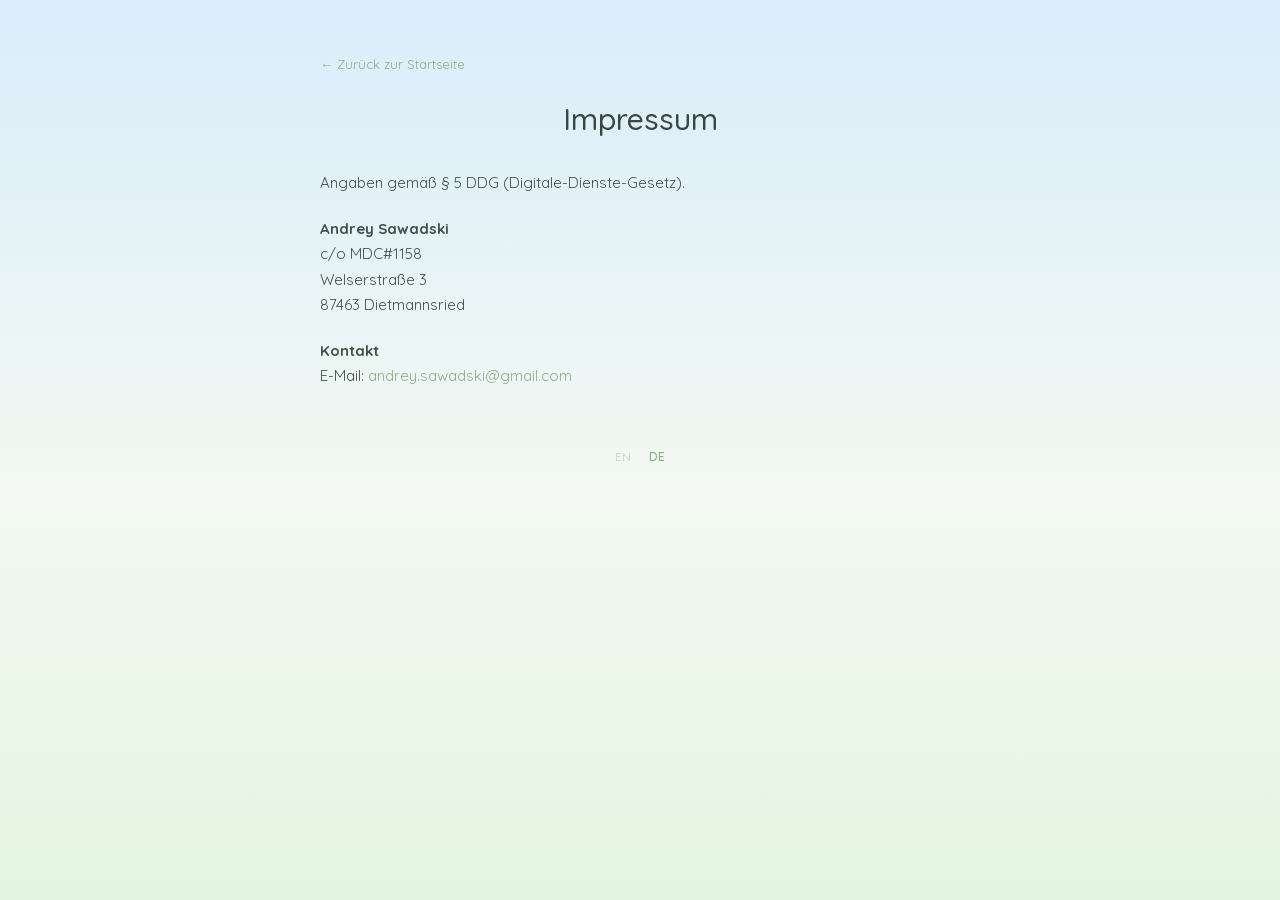
<file: imprint-de.html>
<!DOCTYPE html>
<html lang="de">
<head>
<meta charset="utf-8">
<meta name="viewport" content="width=device-width, initial-scale=1">
<script>
window.__resources = {
  "https://unpkg.com/react@18.3.1/umd/react.production.min.js": "./assets/vendor/react.production.min.js",
  "https://unpkg.com/react-dom@18.3.1/umd/react-dom.production.min.js": "./assets/vendor/react-dom.production.min.js"
};
</script>
<script src="./support.js"></script>
</head>
<body>
<x-dc>
<helmet>
  <link href="./assets/fonts.css" rel="stylesheet">
  <style>
    body { margin: 0; }
    a { color: #8fae86; text-decoration: none; }
    a:hover { color: #7a9c70; text-decoration: underline; }
  </style>
</helmet>
<div style="min-height: 100vh; width: 100%; box-sizing: border-box; background: linear-gradient(180deg, #d9edfb 0%, #f3f9f2 55%, #e3f5e0 100%); font-family: 'Quicksand', sans-serif; display: flex; justify-content: center; padding: 56px 24px 64px;">
  <div style="width: 100%; max-width: 640px; box-sizing: border-box; display: flex; flex-direction: column; align-items: center;">

    <a href="de.html" style="align-self: flex-start; font-size: 13px; color: #8fae86; margin-bottom: 28px;">← Zurück zur Startseite</a>

    <h1 style="margin: 0 0 32px; font-weight: 500; font-size: clamp(24px, 4vw, 30px); color: #3b463f; text-align: center;">Impressum</h1>

    <div style="width: 100%; text-align: left; color: #444f47; font-size: 15px; line-height: 1.7;">
      <p style="margin: 0 0 20px;">
        Angaben gemäß § 5 DDG (Digitale-Dienste-Gesetz).
      </p>
      <p style="margin: 0 0 20px;">
        <strong>Andrey Sawadski</strong><br />
        c/o MDC#1158<br />
        Welserstraße 3<br />
        87463 Dietmannsried
      </p>
      <p style="margin: 0 0 20px;">
        <strong>Kontakt</strong><br />
        E-Mail: <a href="mailto:andrey.sawadski@gmail.com">andrey.sawadski@gmail.com</a>
      </p>
    </div>

    <nav style="margin-top: 40px; display: flex; gap: 18px; font-size: 12px;">
      <a href="imprint.html" style="color: #c3d2be;">EN</a>
      <a href="imprint-de.html" style="color: #8fae86; font-weight: 600;">DE</a>
    </nav>

  </div>
</div>

</x-dc>
</body>
</html>
</file>
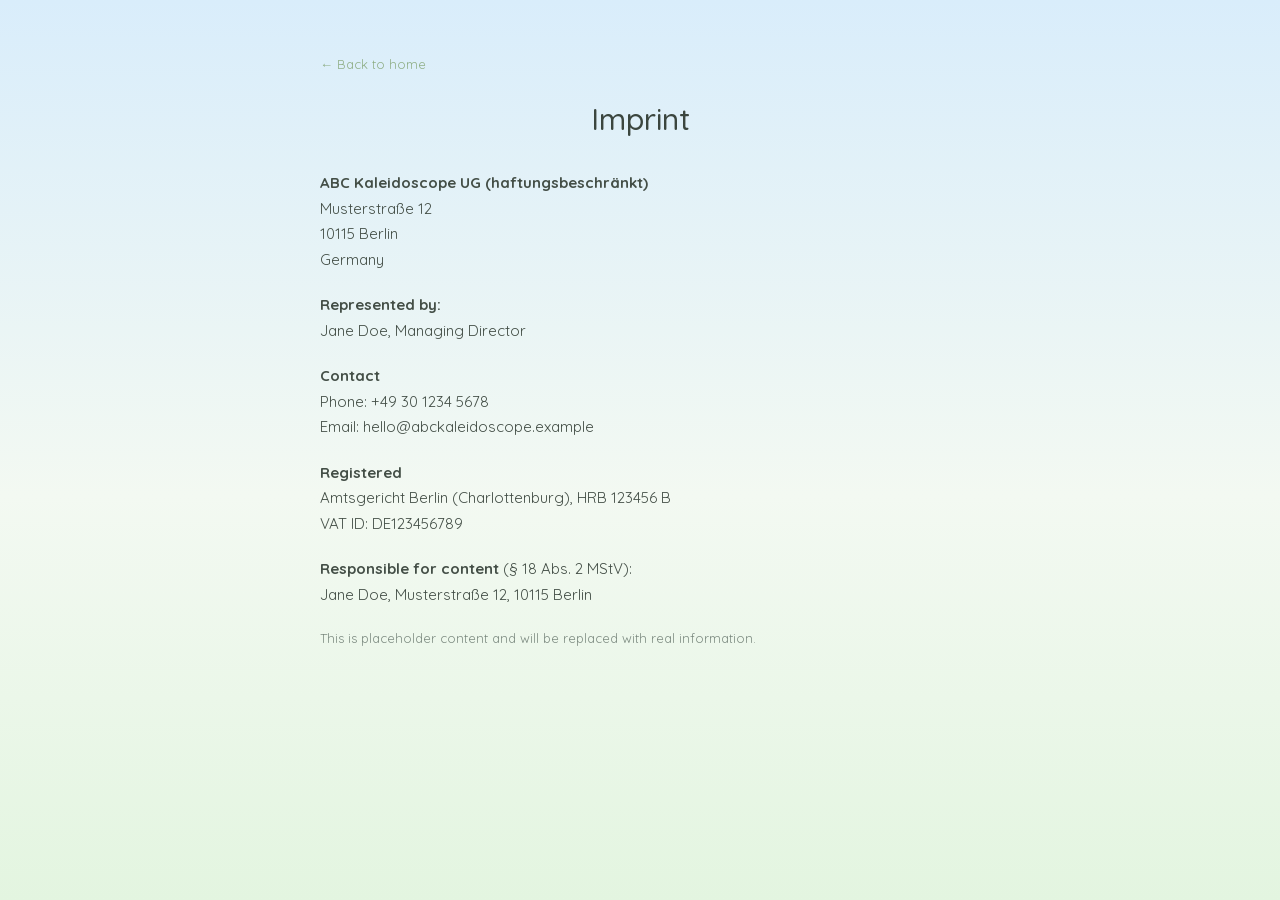
<file: imprint.html>
<!DOCTYPE html>
<html>
<head>
<meta charset="utf-8">
<meta name="viewport" content="width=device-width, initial-scale=1">
<script>
window.__resources = {
  "https://unpkg.com/react@18.3.1/umd/react.production.min.js": "./assets/vendor/react.production.min.js",
  "https://unpkg.com/react-dom@18.3.1/umd/react-dom.production.min.js": "./assets/vendor/react-dom.production.min.js"
};
</script>
<script src="./support.js"></script>
</head>
<body>
<x-dc>
<helmet>
  <link href="./assets/fonts.css" rel="stylesheet">
  <style>
    body { margin: 0; }
    a { color: #8fae86; text-decoration: none; }
    a:hover { color: #7a9c70; text-decoration: underline; }
  </style>
</helmet>
<div style="min-height: 100vh; width: 100%; box-sizing: border-box; background: linear-gradient(180deg, #d9edfb 0%, #f3f9f2 55%, #e3f5e0 100%); font-family: 'Quicksand', sans-serif; display: flex; justify-content: center; padding: 56px 24px 64px;">
  <div style="width: 100%; max-width: 640px; box-sizing: border-box; display: flex; flex-direction: column; align-items: center;">

    <a href="index.html" style="align-self: flex-start; font-size: 13px; color: #8fae86; margin-bottom: 28px;">← Back to home</a>

    <h1 style="margin: 0 0 32px; font-weight: 500; font-size: clamp(24px, 4vw, 30px); color: #3b463f; text-align: center;">Imprint</h1>

    <div style="width: 100%; text-align: left; color: #444f47; font-size: 15px; line-height: 1.7;">
      <p style="margin: 0 0 20px;">
        <strong>ABC Kaleidoscope UG (haftungsbeschränkt)</strong><br />
        Musterstraße 12<br />
        10115 Berlin<br />
        Germany
      </p>
      <p style="margin: 0 0 20px;">
        <strong>Represented by:</strong><br />
        Jane Doe, Managing Director
      </p>
      <p style="margin: 0 0 20px;">
        <strong>Contact</strong><br />
        Phone: +49 30 1234 5678<br />
        Email: hello@abckaleidoscope.example
      </p>
      <p style="margin: 0 0 20px;">
        <strong>Registered</strong><br />
        Amtsgericht Berlin (Charlottenburg), HRB 123456 B<br />
        VAT ID: DE123456789
      </p>
      <p style="margin: 0 0 20px;">
        <strong>Responsible for content</strong> (§ 18 Abs. 2 MStV):<br />
        Jane Doe, Musterstraße 12, 10115 Berlin
      </p>
      <p style="margin: 0; font-size: 13px; color: #7c8a80;">
        This is placeholder content and will be replaced with real information.
      </p>
    </div>

  </div>
</div>

</x-dc>
</body>
</html>
</file>
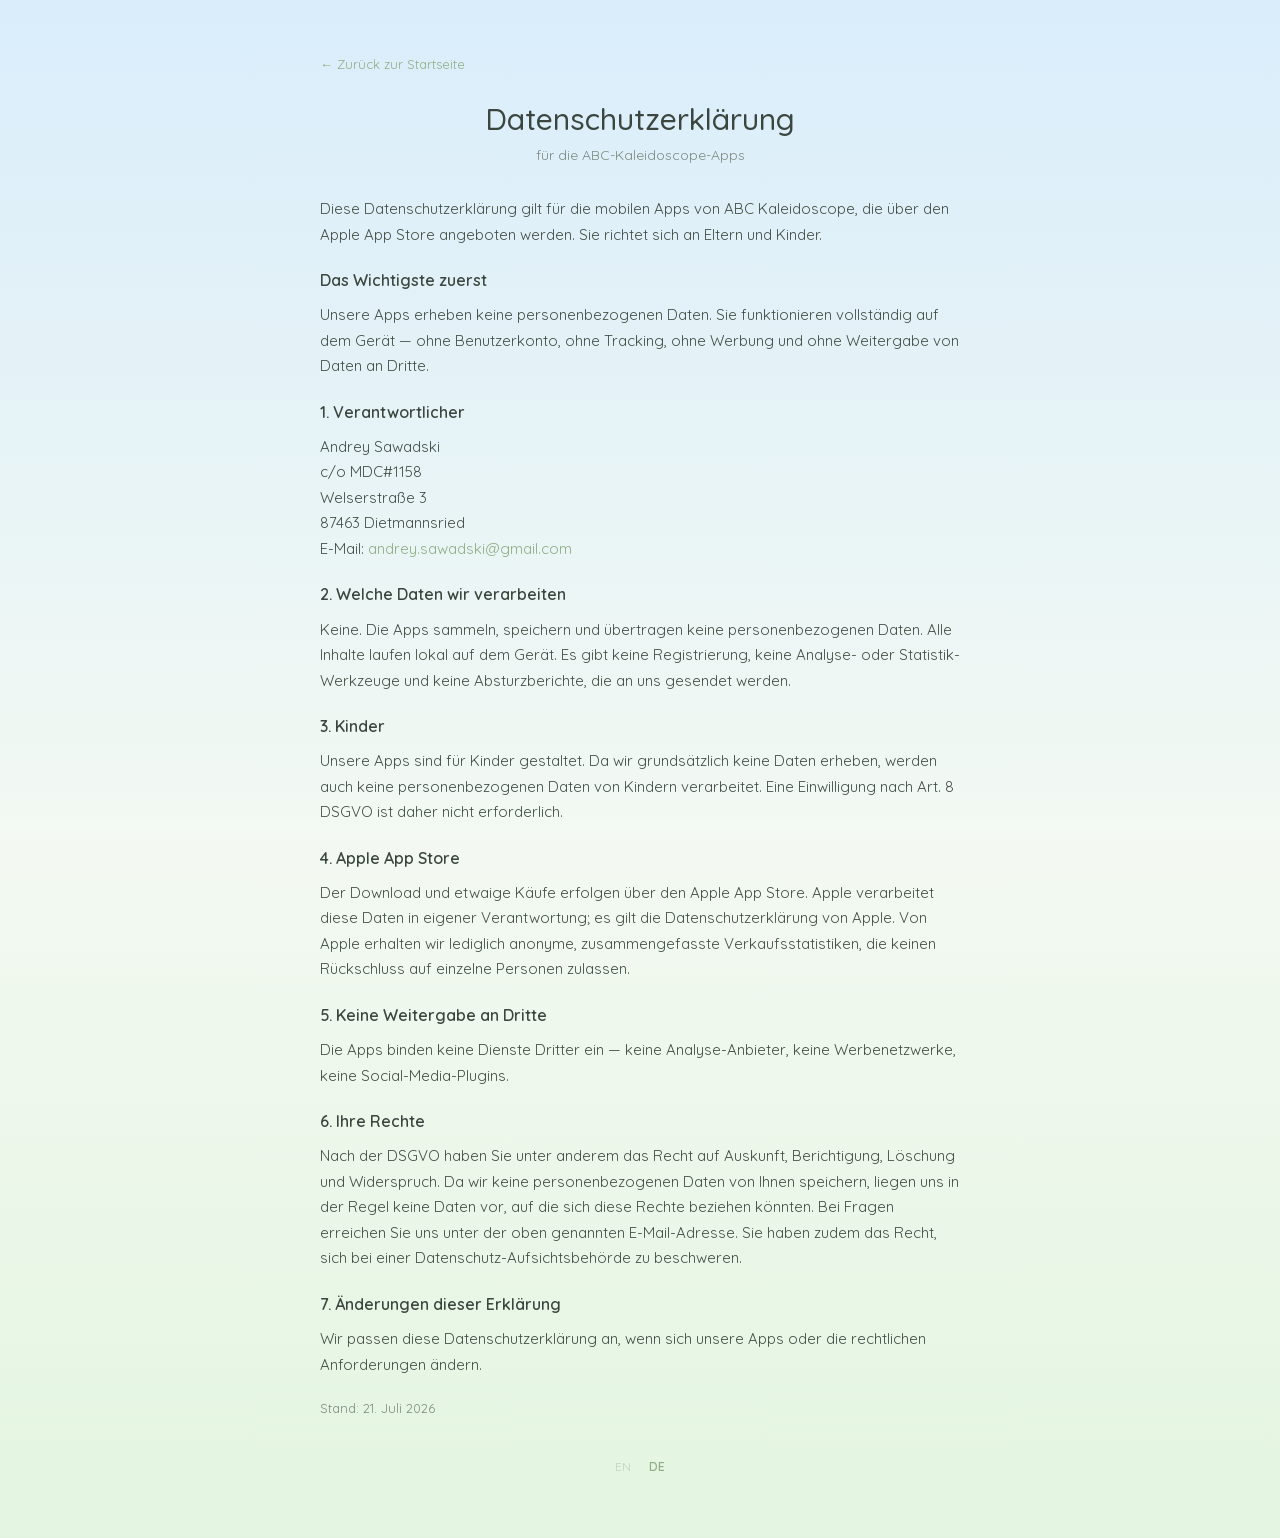
<file: privacy-de.html>
<!DOCTYPE html>
<html lang="de">
<head>
<meta charset="utf-8">
<meta name="viewport" content="width=device-width, initial-scale=1">
<script>
window.__resources = {
  "https://unpkg.com/react@18.3.1/umd/react.production.min.js": "./assets/vendor/react.production.min.js",
  "https://unpkg.com/react-dom@18.3.1/umd/react-dom.production.min.js": "./assets/vendor/react-dom.production.min.js"
};
</script>
<script src="./support.js"></script>
</head>
<body>
<x-dc>
<helmet>
  <link href="./assets/fonts.css" rel="stylesheet">
  <style>
    body { margin: 0; }
    a { color: #8fae86; text-decoration: none; }
    a:hover { color: #7a9c70; text-decoration: underline; }
  </style>
</helmet>
<div style="min-height: 100vh; width: 100%; box-sizing: border-box; background: linear-gradient(180deg, #d9edfb 0%, #f3f9f2 55%, #e3f5e0 100%); font-family: 'Quicksand', sans-serif; display: flex; justify-content: center; padding: 56px 24px 64px;">
  <div style="width: 100%; max-width: 640px; box-sizing: border-box; display: flex; flex-direction: column; align-items: center;">

    <a href="de.html" style="align-self: flex-start; font-size: 13px; color: #8fae86; margin-bottom: 28px;">← Zurück zur Startseite</a>

    <h1 style="margin: 0 0 8px; font-weight: 500; font-size: clamp(24px, 4vw, 30px); color: #3b463f; text-align: center;">Datenschutzerklärung</h1>
    <p style="margin: 0 0 32px; font-size: 14px; color: #7c8a80; text-align: center;">für die ABC-Kaleidoscope-Apps</p>

    <div style="width: 100%; text-align: left; color: #444f47; font-size: 15px; line-height: 1.7;">
      <p style="margin: 0 0 20px;">
        Diese Datenschutzerklärung gilt für die mobilen Apps von ABC Kaleidoscope, die über den Apple App Store angeboten werden. Sie richtet sich an Eltern und Kinder.
      </p>

      <h2 style="font-size: 16px; font-weight: 600; color: #3b463f; margin: 0 0 8px;">Das Wichtigste zuerst</h2>
      <p style="margin: 0 0 20px;">
        Unsere Apps erheben keine personenbezogenen Daten. Sie funktionieren vollständig auf dem Gerät — ohne Benutzerkonto, ohne Tracking, ohne Werbung und ohne Weitergabe von Daten an Dritte.
      </p>

      <h2 style="font-size: 16px; font-weight: 600; color: #3b463f; margin: 0 0 8px;">1. Verantwortlicher</h2>
      <p style="margin: 0 0 20px;">
        Andrey Sawadski<br />
        c/o MDC#1158<br />
        Welserstraße 3<br />
        87463 Dietmannsried<br />
        E-Mail: <a href="mailto:andrey.sawadski@gmail.com">andrey.sawadski@gmail.com</a>
      </p>

      <h2 style="font-size: 16px; font-weight: 600; color: #3b463f; margin: 0 0 8px;">2. Welche Daten wir verarbeiten</h2>
      <p style="margin: 0 0 20px;">
        Keine. Die Apps sammeln, speichern und übertragen keine personenbezogenen Daten. Alle Inhalte laufen lokal auf dem Gerät. Es gibt keine Registrierung, keine Analyse- oder Statistik-Werkzeuge und keine Absturzberichte, die an uns gesendet werden.
      </p>

      <h2 style="font-size: 16px; font-weight: 600; color: #3b463f; margin: 0 0 8px;">3. Kinder</h2>
      <p style="margin: 0 0 20px;">
        Unsere Apps sind für Kinder gestaltet. Da wir grundsätzlich keine Daten erheben, werden auch keine personenbezogenen Daten von Kindern verarbeitet. Eine Einwilligung nach Art. 8 DSGVO ist daher nicht erforderlich.
      </p>

      <h2 style="font-size: 16px; font-weight: 600; color: #3b463f; margin: 0 0 8px;">4. Apple App Store</h2>
      <p style="margin: 0 0 20px;">
        Der Download und etwaige Käufe erfolgen über den Apple App Store. Apple verarbeitet diese Daten in eigener Verantwortung; es gilt die Datenschutzerklärung von Apple. Von Apple erhalten wir lediglich anonyme, zusammengefasste Verkaufsstatistiken, die keinen Rückschluss auf einzelne Personen zulassen.
      </p>

      <h2 style="font-size: 16px; font-weight: 600; color: #3b463f; margin: 0 0 8px;">5. Keine Weitergabe an Dritte</h2>
      <p style="margin: 0 0 20px;">
        Die Apps binden keine Dienste Dritter ein — keine Analyse-Anbieter, keine Werbenetzwerke, keine Social-Media-Plugins.
      </p>

      <h2 style="font-size: 16px; font-weight: 600; color: #3b463f; margin: 0 0 8px;">6. Ihre Rechte</h2>
      <p style="margin: 0 0 20px;">
        Nach der DSGVO haben Sie unter anderem das Recht auf Auskunft, Berichtigung, Löschung und Widerspruch. Da wir keine personenbezogenen Daten von Ihnen speichern, liegen uns in der Regel keine Daten vor, auf die sich diese Rechte beziehen könnten. Bei Fragen erreichen Sie uns unter der oben genannten E-Mail-Adresse. Sie haben zudem das Recht, sich bei einer Datenschutz-Aufsichtsbehörde zu beschweren.
      </p>

      <h2 style="font-size: 16px; font-weight: 600; color: #3b463f; margin: 0 0 8px;">7. Änderungen dieser Erklärung</h2>
      <p style="margin: 0 0 20px;">
        Wir passen diese Datenschutzerklärung an, wenn sich unsere Apps oder die rechtlichen Anforderungen ändern.
      </p>

      <p style="margin: 0; font-size: 13px; color: #7c8a80;">Stand: 21. Juli 2026</p>
    </div>

    <nav style="margin-top: 40px; display: flex; gap: 18px; font-size: 12px;">
      <a href="privacy.html" style="color: #c3d2be;">EN</a>
      <a href="privacy-de.html" style="color: #8fae86; font-weight: 600;">DE</a>
    </nav>

  </div>
</div>

</x-dc>
</body>
</html>
</file>
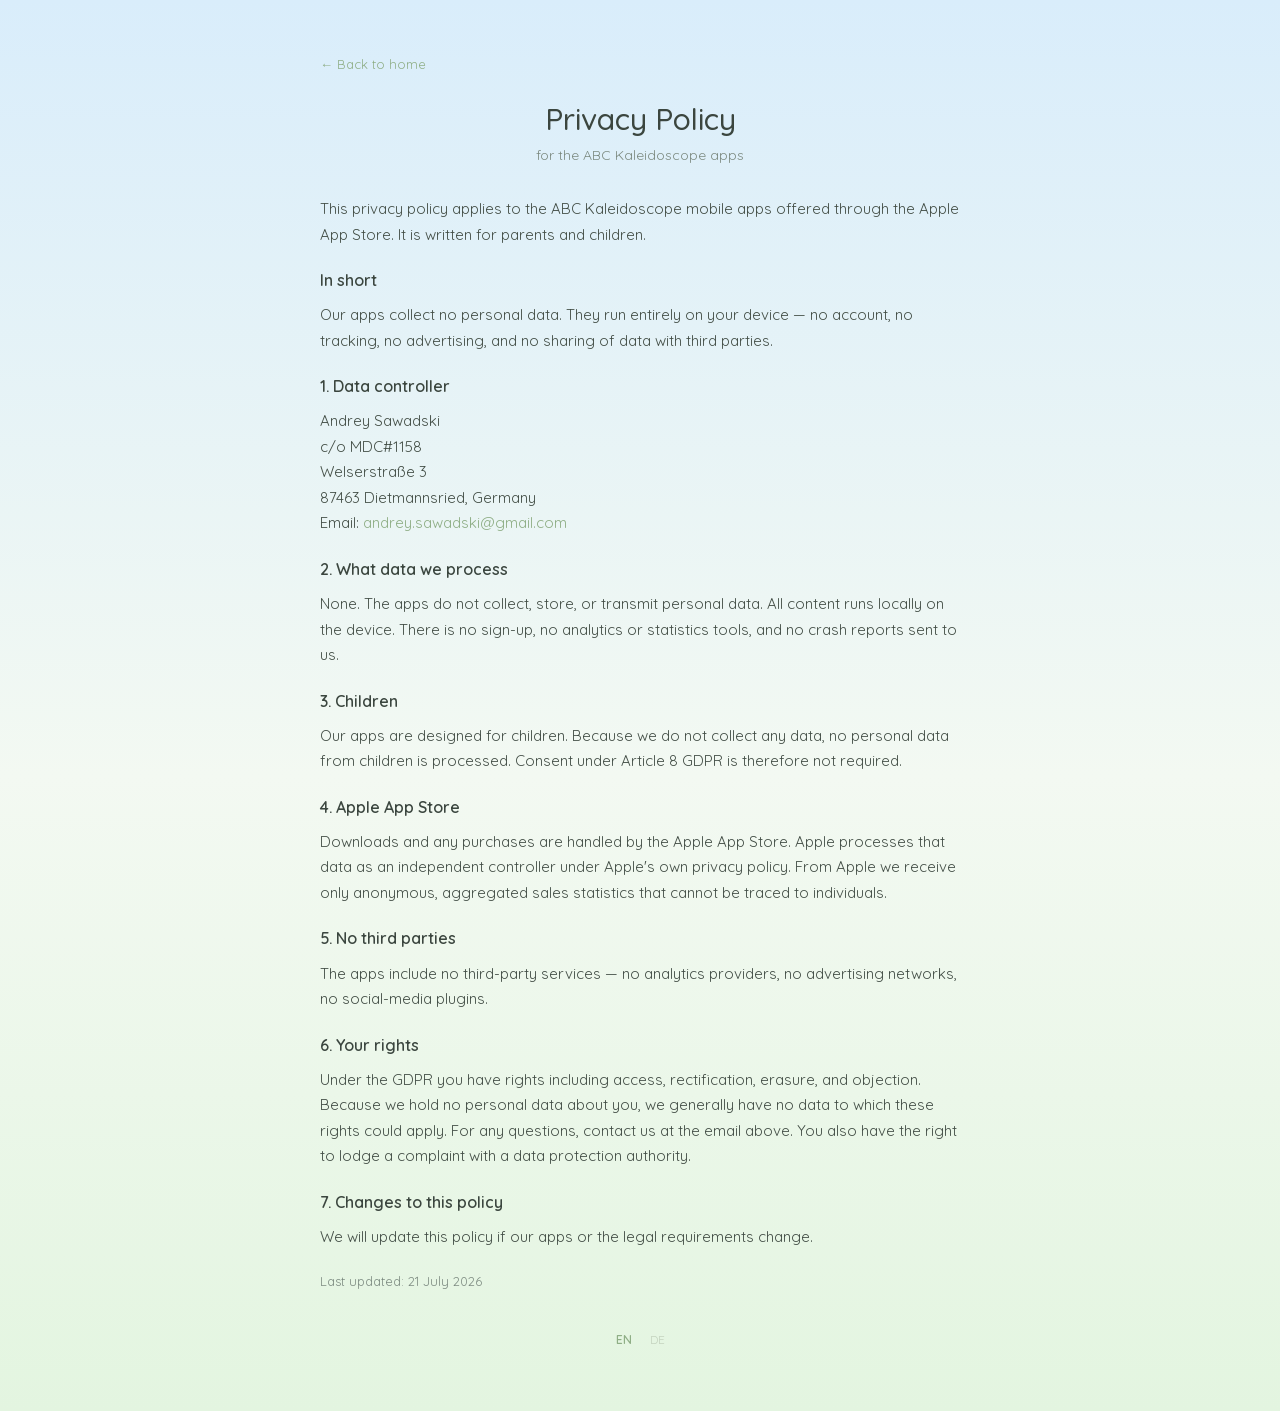
<file: privacy.html>
<!DOCTYPE html>
<html lang="en">
<head>
<meta charset="utf-8">
<meta name="viewport" content="width=device-width, initial-scale=1">
<script>
window.__resources = {
  "https://unpkg.com/react@18.3.1/umd/react.production.min.js": "./assets/vendor/react.production.min.js",
  "https://unpkg.com/react-dom@18.3.1/umd/react-dom.production.min.js": "./assets/vendor/react-dom.production.min.js"
};
</script>
<script src="./support.js"></script>
</head>
<body>
<x-dc>
<helmet>
  <link href="./assets/fonts.css" rel="stylesheet">
  <style>
    body { margin: 0; }
    a { color: #8fae86; text-decoration: none; }
    a:hover { color: #7a9c70; text-decoration: underline; }
  </style>
</helmet>
<div style="min-height: 100vh; width: 100%; box-sizing: border-box; background: linear-gradient(180deg, #d9edfb 0%, #f3f9f2 55%, #e3f5e0 100%); font-family: 'Quicksand', sans-serif; display: flex; justify-content: center; padding: 56px 24px 64px;">
  <div style="width: 100%; max-width: 640px; box-sizing: border-box; display: flex; flex-direction: column; align-items: center;">

    <a href="index.html" style="align-self: flex-start; font-size: 13px; color: #8fae86; margin-bottom: 28px;">← Back to home</a>

    <h1 style="margin: 0 0 8px; font-weight: 500; font-size: clamp(24px, 4vw, 30px); color: #3b463f; text-align: center;">Privacy Policy</h1>
    <p style="margin: 0 0 32px; font-size: 14px; color: #7c8a80; text-align: center;">for the ABC Kaleidoscope apps</p>

    <div style="width: 100%; text-align: left; color: #444f47; font-size: 15px; line-height: 1.7;">
      <p style="margin: 0 0 20px;">
        This privacy policy applies to the ABC Kaleidoscope mobile apps offered through the Apple App Store. It is written for parents and children.
      </p>

      <h2 style="font-size: 16px; font-weight: 600; color: #3b463f; margin: 0 0 8px;">In short</h2>
      <p style="margin: 0 0 20px;">
        Our apps collect no personal data. They run entirely on your device — no account, no tracking, no advertising, and no sharing of data with third parties.
      </p>

      <h2 style="font-size: 16px; font-weight: 600; color: #3b463f; margin: 0 0 8px;">1. Data controller</h2>
      <p style="margin: 0 0 20px;">
        Andrey Sawadski<br />
        c/o MDC#1158<br />
        Welserstraße 3<br />
        87463 Dietmannsried, Germany<br />
        Email: <a href="mailto:andrey.sawadski@gmail.com">andrey.sawadski@gmail.com</a>
      </p>

      <h2 style="font-size: 16px; font-weight: 600; color: #3b463f; margin: 0 0 8px;">2. What data we process</h2>
      <p style="margin: 0 0 20px;">
        None. The apps do not collect, store, or transmit personal data. All content runs locally on the device. There is no sign-up, no analytics or statistics tools, and no crash reports sent to us.
      </p>

      <h2 style="font-size: 16px; font-weight: 600; color: #3b463f; margin: 0 0 8px;">3. Children</h2>
      <p style="margin: 0 0 20px;">
        Our apps are designed for children. Because we do not collect any data, no personal data from children is processed. Consent under Article 8 GDPR is therefore not required.
      </p>

      <h2 style="font-size: 16px; font-weight: 600; color: #3b463f; margin: 0 0 8px;">4. Apple App Store</h2>
      <p style="margin: 0 0 20px;">
        Downloads and any purchases are handled by the Apple App Store. Apple processes that data as an independent controller under Apple's own privacy policy. From Apple we receive only anonymous, aggregated sales statistics that cannot be traced to individuals.
      </p>

      <h2 style="font-size: 16px; font-weight: 600; color: #3b463f; margin: 0 0 8px;">5. No third parties</h2>
      <p style="margin: 0 0 20px;">
        The apps include no third-party services — no analytics providers, no advertising networks, no social-media plugins.
      </p>

      <h2 style="font-size: 16px; font-weight: 600; color: #3b463f; margin: 0 0 8px;">6. Your rights</h2>
      <p style="margin: 0 0 20px;">
        Under the GDPR you have rights including access, rectification, erasure, and objection. Because we hold no personal data about you, we generally have no data to which these rights could apply. For any questions, contact us at the email above. You also have the right to lodge a complaint with a data protection authority.
      </p>

      <h2 style="font-size: 16px; font-weight: 600; color: #3b463f; margin: 0 0 8px;">7. Changes to this policy</h2>
      <p style="margin: 0 0 20px;">
        We will update this policy if our apps or the legal requirements change.
      </p>

      <p style="margin: 0; font-size: 13px; color: #7c8a80;">Last updated: 21 July 2026</p>
    </div>

    <nav style="margin-top: 40px; display: flex; gap: 18px; font-size: 12px;">
      <a href="privacy.html" style="color: #8fae86; font-weight: 600;">EN</a>
      <a href="privacy-de.html" style="color: #c3d2be;">DE</a>
    </nav>

  </div>
</div>

</x-dc>
</body>
</html>
</file>
<file: assets/fonts.css>
/* Fredoka — latin-ext (variable, 500–700) */
@font-face {
  font-family: 'Fredoka';
  font-style: normal;
  font-weight: 500 700;
  font-stretch: 100%;
  font-display: swap;
  src: url(./fonts/fredoka-latin-ext.woff2) format('woff2');
  unicode-range: U+0100-02BA, U+02BD-02C5, U+02C7-02CC, U+02CE-02D7, U+02DD-02FF, U+0304, U+0308, U+0329, U+1D00-1DBF, U+1E00-1E9F, U+1EF2-1EFF, U+2020, U+20A0-20AB, U+20AD-20C0, U+2113, U+2C60-2C7F, U+A720-A7FF;
}

/* Fredoka — latin (variable, 500–700) */
@font-face {
  font-family: 'Fredoka';
  font-style: normal;
  font-weight: 500 700;
  font-stretch: 100%;
  font-display: swap;
  src: url(./fonts/fredoka-latin.woff2) format('woff2');
  unicode-range: U+0000-00FF, U+0131, U+0152-0153, U+02BB-02BC, U+02C6, U+02DA, U+02DC, U+0304, U+0308, U+0329, U+2000-206F, U+20AC, U+2122, U+2191, U+2193, U+2212, U+2215, U+FEFF, U+FFFD;
}

/* Quicksand — latin-ext (variable, 400–700) */
@font-face {
  font-family: 'Quicksand';
  font-style: normal;
  font-weight: 400 700;
  font-stretch: 100%;
  font-display: swap;
  src: url(./fonts/quicksand-latin-ext.woff2) format('woff2');
  unicode-range: U+0100-02BA, U+02BD-02C5, U+02C7-02CC, U+02CE-02D7, U+02DD-02FF, U+0304, U+0308, U+0329, U+1D00-1DBF, U+1E00-1E9F, U+1EF2-1EFF, U+2020, U+20A0-20AB, U+20AD-20C0, U+2113, U+2C60-2C7F, U+A720-A7FF;
}

/* Quicksand — latin (variable, 400–700) */
@font-face {
  font-family: 'Quicksand';
  font-style: normal;
  font-weight: 400 700;
  font-stretch: 100%;
  font-display: swap;
  src: url(./fonts/quicksand-latin.woff2) format('woff2');
  unicode-range: U+0000-00FF, U+0131, U+0152-0153, U+02BB-02BC, U+02C6, U+02DA, U+02DC, U+0304, U+0308, U+0329, U+2000-206F, U+20AC, U+2122, U+2191, U+2193, U+2212, U+2215, U+FEFF, U+FFFD;
}
</file>
